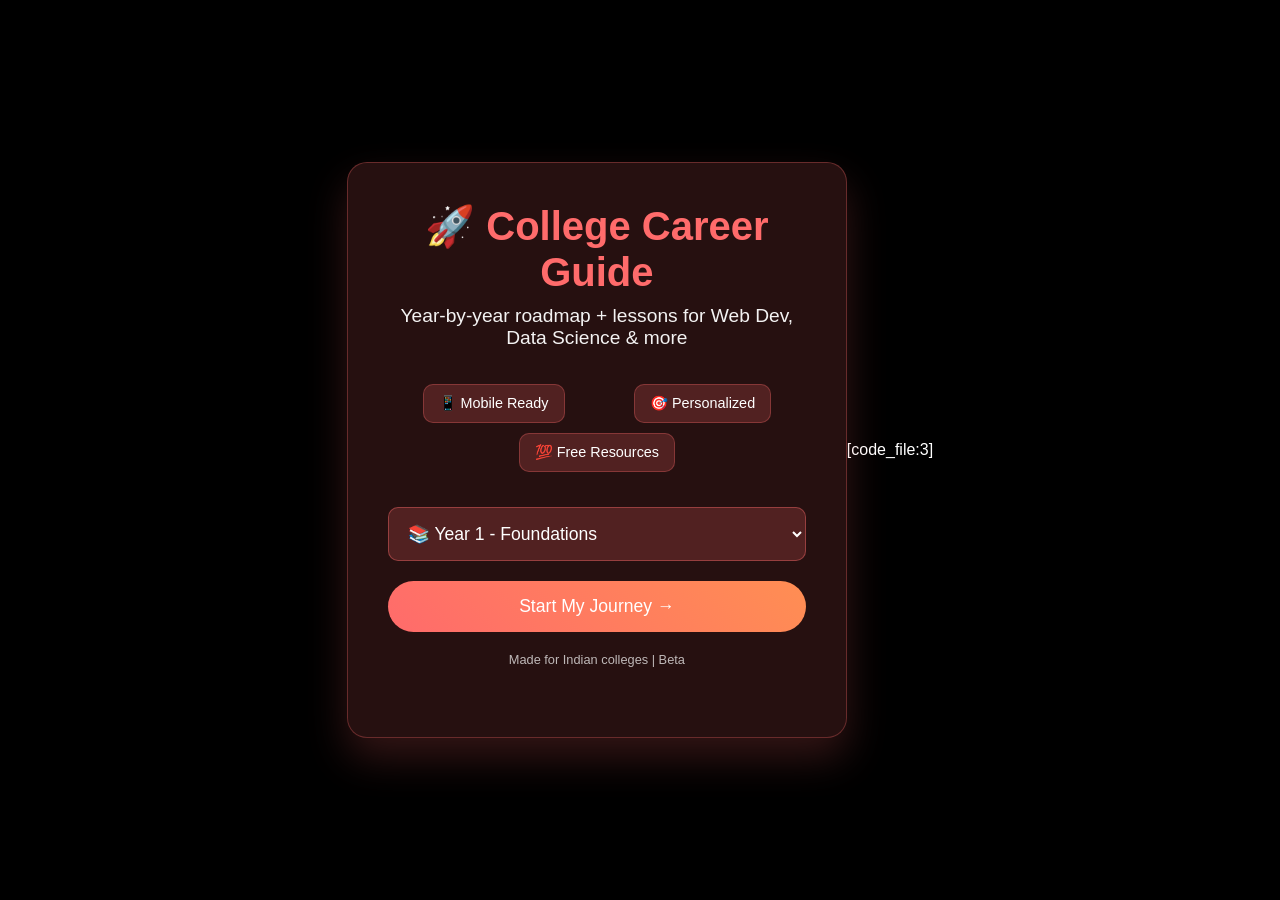
<file: index.html>
<!DOCTYPE html>
<html lang="en">
<head>
    <meta charset="UTF-8">
    <meta name="viewport" content="width=device-width, initial-scale=1.0">
    <title>College Career Guide Pro - MVP</title>
    <style>
        * { margin: 0; padding: 0; box-sizing: border-box; }
        body { 
            font-family: -apple-system, BlinkMacSystemFont, sans-serif; 
            background: #000; 
            min-height: 100vh; 
            display: flex; 
            align-items: center; 
            justify-content: center; 
            padding: 20px; 
            color: #fff; 
        }
        .container { 
            background: rgba(255, 107, 107, 0.15); 
            backdrop-filter: blur(10px); 
            border: 1px solid rgba(255, 107, 107, 0.3); 
            border-radius: 20px; 
            padding: 40px; 
            max-width: 500px; 
            text-align: center; 
            box-shadow: 0 20px 40px rgba(255, 107, 107, 0.2); 
        }
        h1 { font-size: 2.5em; margin-bottom: 10px; color: #ff6b6b; }
        p { font-size: 1.2em; margin-bottom: 30px; opacity: 0.95; }
        select { 
            background: rgba(255, 107, 107, 0.2); 
            border: 1px solid rgba(255, 107, 107, 0.4); 
            color: #fff; 
            padding: 15px; 
            border-radius: 10px; 
            font-size: 1.1em; 
            width: 100%; 
            margin-bottom: 20px; 
        }
        select option { background: #333; color: #fff; }
        .btn { 
            background: linear-gradient(45deg, #ff6b6b, #ff8e53); 
            color: white; 
            padding: 15px 30px; 
            border: none; 
            border-radius: 50px; 
            font-size: 1.1em; 
            cursor: pointer; 
            transition: all 0.3s; 
            width: 100%; 
        }
        .btn:hover { 
            transform: translateY(-3px); 
            box-shadow: 0 15px 30px rgba(255, 107, 107, 0.4); 
        }
        .features { 
            display: flex; 
            justify-content: space-around; 
            margin: 30px 0; 
            flex-wrap: wrap; 
        }
        .feature { 
            background: rgba(255, 107, 107, 0.2); 
            border: 1px solid rgba(255, 107, 107, 0.3); 
            padding: 10px 15px; 
            border-radius: 10px; 
            margin: 5px; 
            font-size: 0.9em; 
        }
    </style>
</head>
<body>
    <div class="container">
        <h1>🚀 College Career Guide</h1>
        <p>Year-by-year roadmap + lessons for Web Dev, Data Science & more</p>
        
        <div class="features">
            <div class="feature">📱 Mobile Ready</div>
            <div class="feature">🎯 Personalized</div>
            <div class="feature">💯 Free Resources</div>
        </div>
        
        <select id="yearSelect">
            <option value="year1">📚 Year 1 - Foundations</option>
            <option value="year2">⚡ Year 2 - Core Skills</option>
            <option value="year3">🎓 Year 3 - Job Ready</option>
        </select>
        
        <button class="btn" onclick="startJourney()">Start My Journey →</button>
        
        <p style="margin-top: 20px; font-size: 0.8em; opacity: 0.7;">Made for Indian colleges | Beta</p>
    </div>
    
    <script>
        function startJourney() {
            const year = document.getElementById('yearSelect').value;
            localStorage.setItem('userYear', year);
            document.querySelector('.container').style.transform = 'scale(0.95)';
            setTimeout(() => {
                window.location.href = 'fields.html';
            }, 300);
        }
        
        const savedYear = localStorage.getItem('userYear');
        if (savedYear) {
            document.getElementById('yearSelect').value = savedYear;
        }
    </script>
</body>
</html>[code_file:3]
</file>
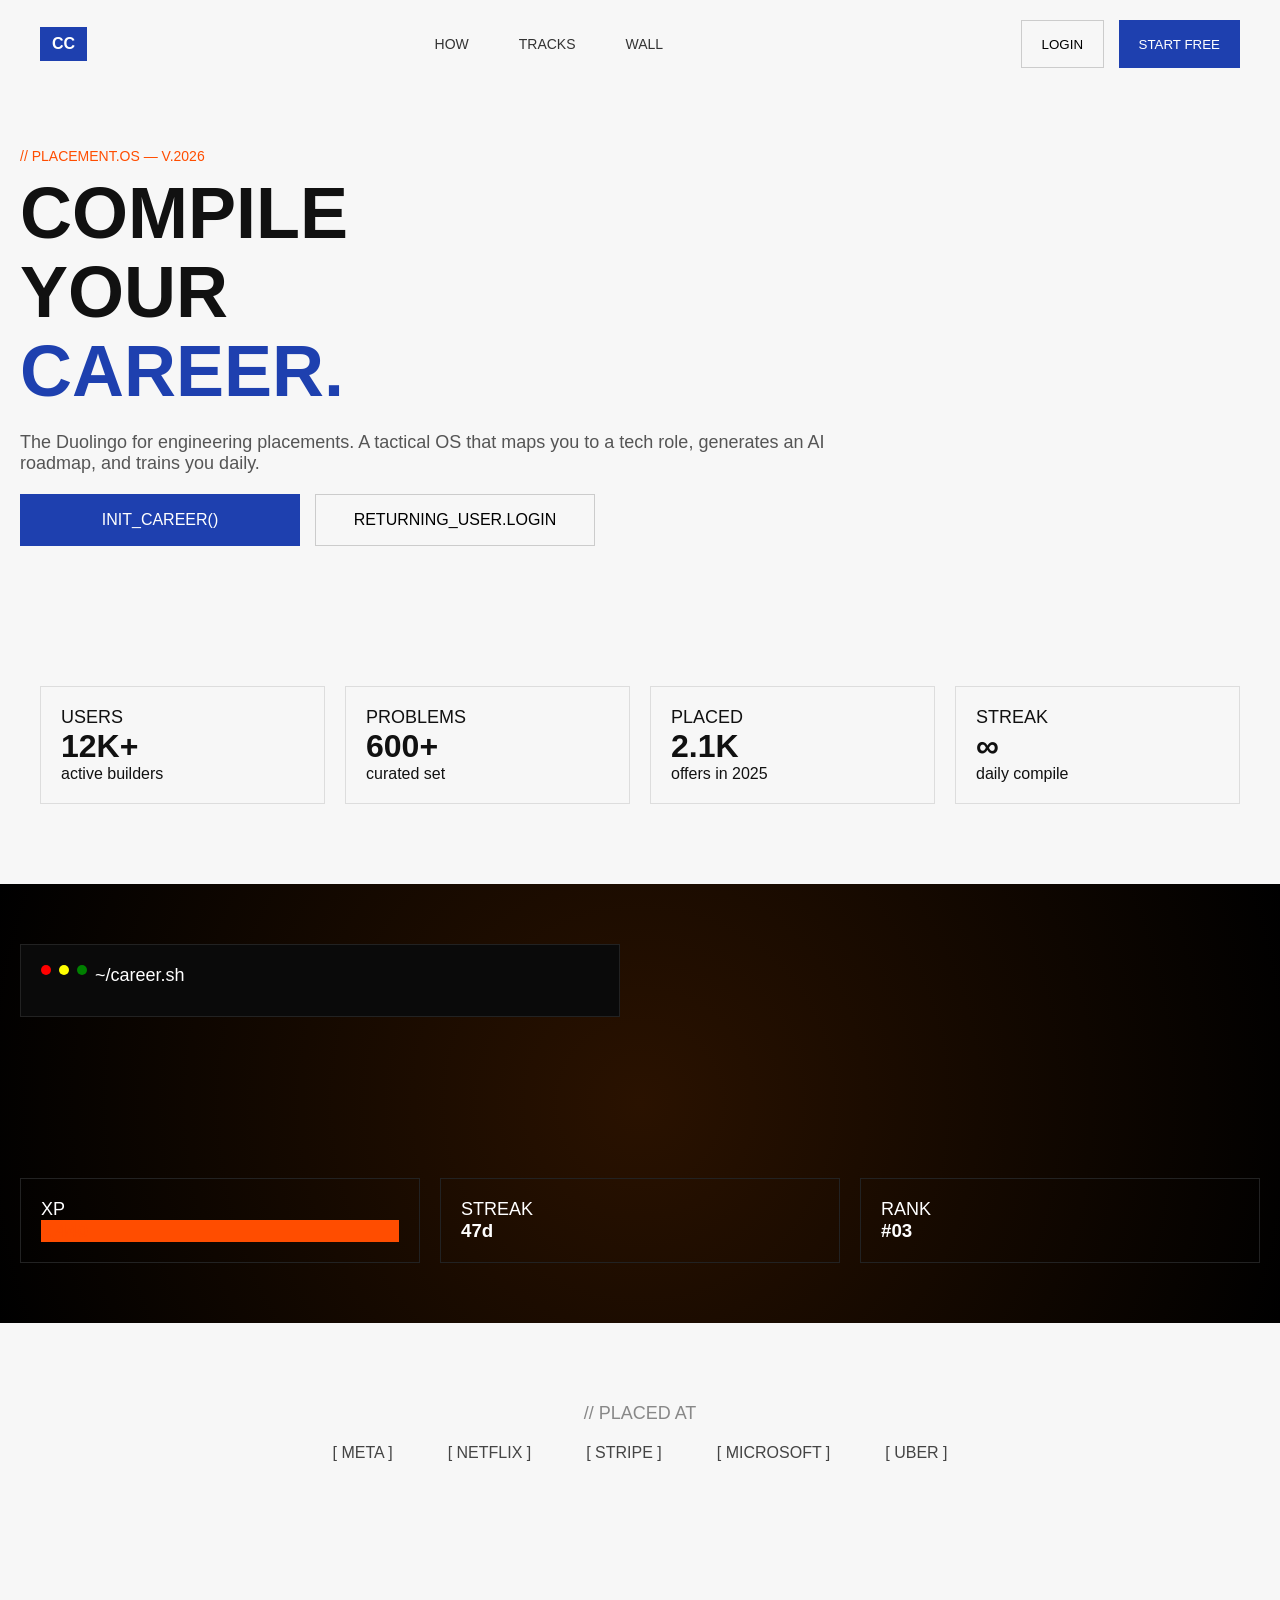
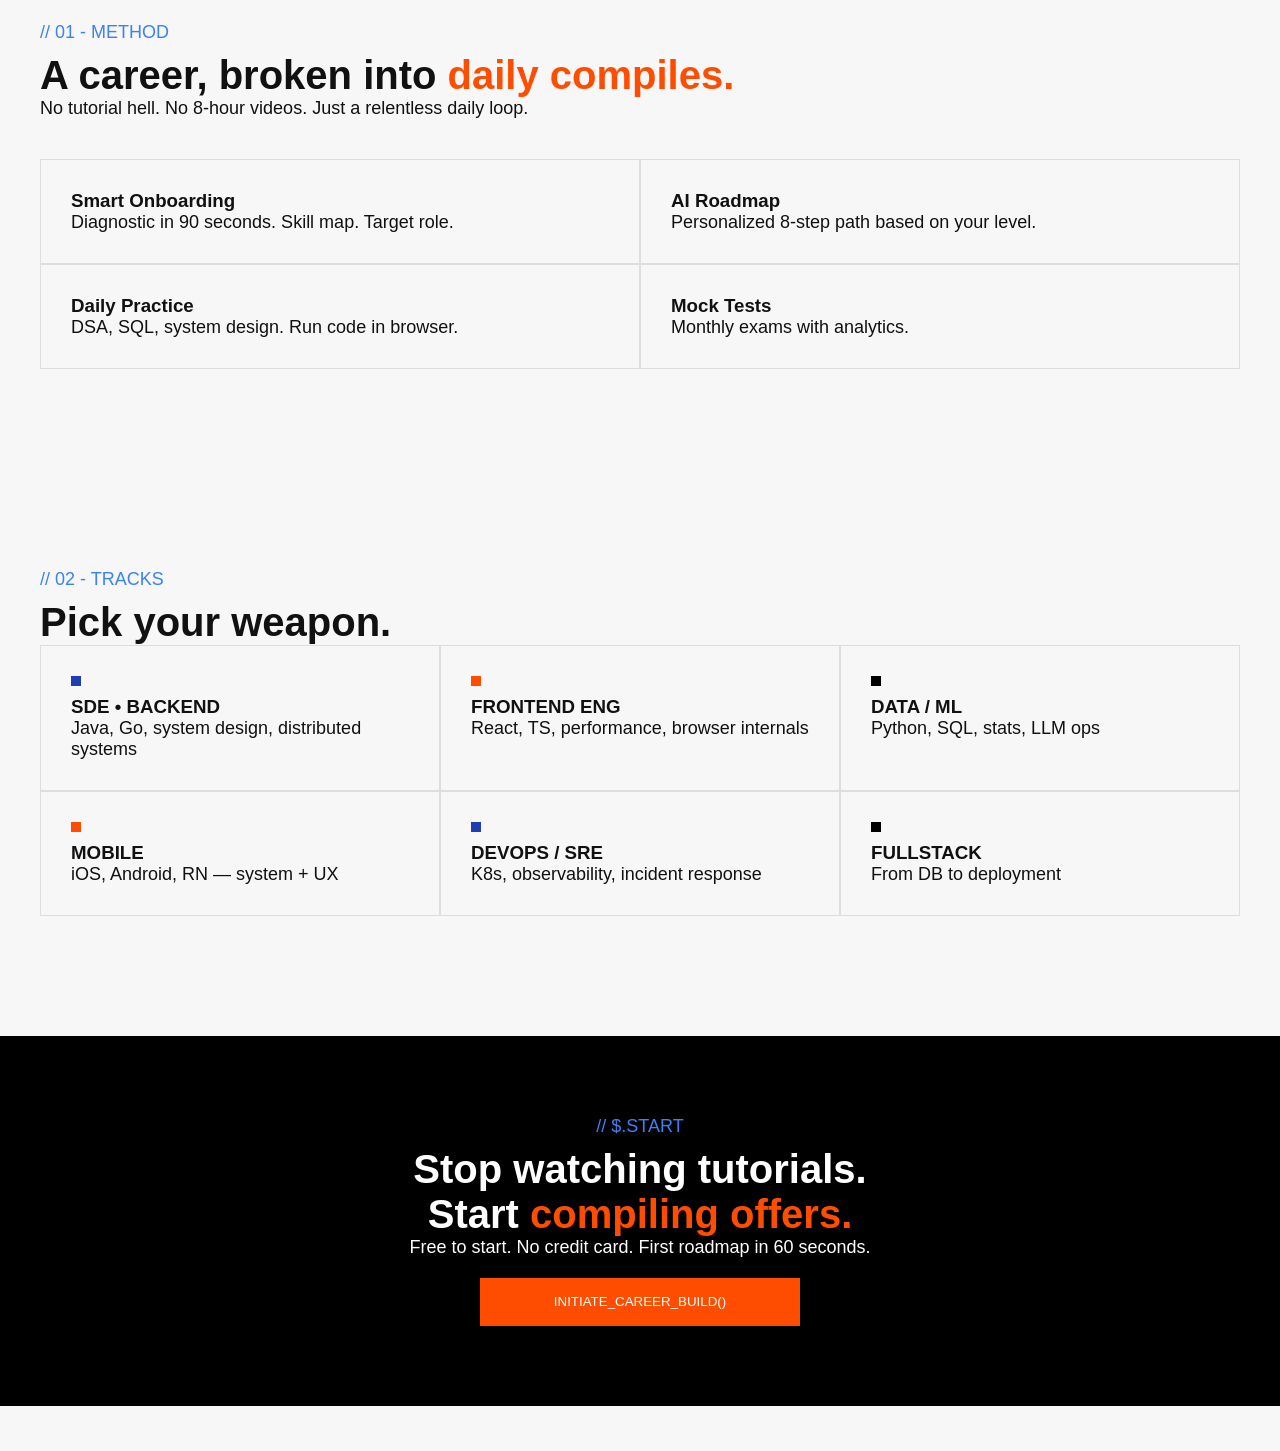
<file: .vscode/index.html>
<!DOCTYPE html>
<html lang="en">
<head>
  <meta charset="UTF-8" />
  <meta name="viewport" content="width=device-width, initial-scale=1.0"/>
  <title>Compile Career</title>
  <link rel="stylesheet" href="styles.css"/>
  <link rel="stylesheet" href="responsive.css"/>
</head>
<body>

<!-- NAVBAR -->
<header class="nav">
  <div class="logo">CC</div>
  <div class="nav-links">
    <a href="#">HOW</a>
    <a href="#">TRACKS</a>
    <a href="#">WALL</a>
  </div>
  <div class="nav-actions">
    <button class="btn-outline">LOGIN</button>
    <button class="btn-primary">START FREE</button>
  </div>
</header>

<!-- HERO -->
<section class="hero">
  <p class="tag">// PLACEMENT.OS — V.2026</p>

  <h1>
    COMPILE <br>
    YOUR <br>
    <span>CAREER.</span>
  </h1>

  <p class="subtext">
    The Duolingo for engineering placements. A tactical OS that maps you
    to a tech role, generates an AI roadmap, and trains you daily.
  </p>

  <div class="hero-buttons">
    <button class="btn-primary big">INIT_CAREER()</button>
    <button class="btn-outline big">RETURNING_USER.LOGIN</button>
  </div>
</section>

<!-- STATS -->
<section class="stats">
  <div class="card">
    <p>USERS</p>
    <h2>12K+</h2>
    <span>active builders</span>
  </div>
  <div class="card">
    <p>PROBLEMS</p>
    <h2>600+</h2>
    <span>curated set</span>
  </div>
  <div class="card">
    <p>PLACED</p>
    <h2>2.1K</h2>
    <span>offers in 2025</span>
  </div>
  <div class="card">
    <p>STREAK</p>
    <h2>∞</h2>
    <span>daily compile</span>
  </div>
</section>

<!-- TERMINAL + BACKGROUND -->
<section class="terminal-section" id="terminal">

  <div class="terminal-box">
  <div class="terminal-header">
    <span></span><span></span><span></span>
    <p>~/career.sh</p>
  </div>

  <div class="terminal-content">
    <p id="line1"></p>
    <p id="line2"></p>
    <p id="line3"></p>
    <p id="line4"></p>
    <p id="line5"></p>
  </div>
</div>

    <div class="terminal-content">
      <p class="green">$ ./compile_career.sh --user=you</p>
      <p>> Analyzing skills...</p>
      <p>> Mapping role: <span class="orange">SDE - Backend</span></p>
      <p>> Building roadmap...</p>
      <p>[OK] 8 modules generated. Streak: 0 → ∞</p>
    </div>
  </div>

  <div class="terminal-cards">
    <div class="t-card">
      <p>XP</p>
      <h3 class="orange">2,440</h3>
    </div>
    <div class="t-card">
      <p>STREAK</p>
      <h3>47d</h3>
    </div>
    <div class="t-card">
      <p>RANK</p>
      <h3>#03</h3>
    </div>
  </div>

</section>

<!-- PLACED AT -->
<section class="placed">
  <p class="placed-title">// PLACED AT</p>

  <div class="companies">
    <span>[ META ]</span>
    <span>[ NETFLIX ]</span>
    <span>[ STRIPE ]</span>
    <span>[ MICROSOFT ]</span>
    <span>[ UBER ]</span>
  </div>
</section>

<!-- METHOD -->
<section class="method">
  <p class="section-tag">// 01 - METHOD</p>

  <h2>
    A career, broken into <span>daily compiles.</span>
  </h2>

  <p class="section-sub">
    No tutorial hell. No 8-hour videos. Just a relentless daily loop.
  </p>

  <div class="method-grid">
    <div class="method-box">
      <h3>Smart Onboarding</h3>
      <p>Diagnostic in 90 seconds. Skill map. Target role.</p>
    </div>

    <div class="method-box">
      <h3>AI Roadmap</h3>
      <p>Personalized 8-step path based on your level.</p>
    </div>

    <div class="method-box">
      <h3>Daily Practice</h3>
      <p>DSA, SQL, system design. Run code in browser.</p>
    </div>

    <div class="method-box">
      <h3>Mock Tests</h3>
      <p>Monthly exams with analytics.</p>
    </div>
  </div>
</section>

<!-- TRACKS -->
<section class="tracks">
  <p class="section-tag">// 02 - TRACKS</p>

  <h2>Pick your weapon.</h2>

  <div class="track-grid">

    <div class="track-card">
      <div class="dot blue"></div>
      <h3>SDE • BACKEND</h3>
      <p>Java, Go, system design, distributed systems</p>
    </div>

    <div class="track-card">
      <div class="dot orange"></div>
      <h3>FRONTEND ENG</h3>
      <p>React, TS, performance, browser internals</p>
    </div>

    <div class="track-card">
      <div class="dot black"></div>
      <h3>DATA / ML</h3>
      <p>Python, SQL, stats, LLM ops</p>
    </div>

    <div class="track-card">
      <div class="dot orange"></div>
      <h3>MOBILE</h3>
      <p>iOS, Android, RN — system + UX</p>
    </div>

    <div class="track-card">
      <div class="dot blue"></div>
      <h3>DEVOPS / SRE</h3>
      <p>K8s, observability, incident response</p>
    </div>

    <div class="track-card">
      <div class="dot black"></div>
      <h3>FULLSTACK</h3>
      <p>From DB to deployment</p>
    </div>

  </div>
</section>

<!-- FINAL CTA -->
<section class="final-cta">
  <p class="section-tag">// $.START</p>

  <h2>
    Stop watching tutorials.<br>
    Start <span>compiling offers.</span>
  </h2>

  <p class="section-sub">
    Free to start. No credit card. First roadmap in 60 seconds.
  </p>

  <button class="cta-btn">INITIATE_CAREER_BUILD()</button>
</section>





<div id="modal" class="modal">
  <div class="modal-box">
    <p id="modal-text">Initializing...</p>
    <div class="loader"></div>
    <button id="okBtn" onclick="closeModal()">Continue</button>
  </div>
</div>
</div>
<script src="script.js"></script>
</body>
</html>
</file>
<file: .vscode/styles.css>
:root {
  --black: #000;
  --white: #fff;
  --gray: #888;
  --light-gray: #e5e5e5;

  --blue: #1e40af;
  --orange: #ff4d00;
}

* {
  margin: 0;
  padding: 0;
  box-sizing: border-box;
  font-family: "Inter", sans-serif;
}

body {
  background: #f7f7f7;
  color: #111;
}

/* NAV */
.nav {
  display: flex;
  justify-content: space-between;
  padding: 20px 40px;
  align-items: center;
}

.logo {
  background: var(--blue);
  color: white;
  padding: 8px 12px;
  font-weight: bold;
}

.nav-links a {
  margin: 0 15px;
  color: #333;
  text-decoration: none;
  font-size: 14px;
}

.nav-actions button {
  margin-left: 10px;
}

/* HERO */
.hero {
  padding: 80px 40px;
  max-width: 900px;
}

.hero h1 {
  font-size: 72px;
  line-height: 1.1;
}

.hero span {
  color: var(--blue);
}

.subtext {
  margin: 20px 0;
  color: #555;
  font-size: 18px;
}

.tag {
  color: var(--orange);
  font-size: 14px;
  margin-bottom: 10px;
}

.hero-buttons {
  margin-top: 20px;
}

/* BUTTONS */
.btn-primary {
  background: var(--blue);
  color: white;
  border: none;
  padding: 12px 20px;
  cursor: pointer;
}

.btn-outline {
  border: 1px solid #ccc;
  background: transparent;
  padding: 12px 20px;
}

.big {
  padding: 16px 28px;
  font-size: 16px;
}

/* STATS */
.stats {
  display: grid;
  grid-template-columns: repeat(4, 1fr);
  padding: 40px;
  gap: 20px;
}

.card {
  border: 1px solid #ddd;
  padding: 20px;
}

.card h2 {
  font-size: 32px;
}

/* TERMINAL */
.terminal {
  background: black;
  color: #0f0;
  padding: 60px 40px;
}

.terminal-box {
  background: #111;
  padding: 20px;
  font-family: monospace;
}

.accent {
  color: orange;
}

.terminal-stats {
  display: flex;
  gap: 30px;
  margin-top: 20px;
}

.terminal-stats span {
  display: block;
  color: white;
}

/* METHOD */
.method {
  padding: 60px 40px;
}

.method span {
  color: var(--orange);
}

.grid {
  display: grid;
  grid-template-columns: repeat(2, 1fr);
  gap: 20px;
  margin-top: 30px;
}

.box {
  border: 1px solid #ddd;
  padding: 20px;
}

/* CTA */
.cta {
  background: black;
  color: white;
  text-align: center;
  padding: 80px 20px;
}

.cta span {
  color: var(--orange);
}

/* RESPONSIVE */
@media (max-width: 768px) {
  .hero h1 {
    font-size: 48px;
  }

  .stats {
    grid-template-columns: 1fr 1fr;
  }

  .grid {
    grid-template-columns: 1fr;
  }
}

/* TERMINAL SECTION */
.terminal-section {
  background: radial-gradient(circle, #2a1200, #000);
  padding: 80px 40px;
  color: white;
}

.terminal-box {
  background: #0a0a0a;
  border: 1px solid #222;
  padding: 20px;
  max-width: 600px;
}

.terminal-header {
  display: flex;
  gap: 8px;
  margin-bottom: 10px;
}

.terminal-header span {
  width: 10px;
  height: 10px;
  border-radius: 50%;
  background: red;
}

.terminal-header span:nth-child(2) { background: yellow; }
.terminal-header span:nth-child(3) { background: green; }

.green { color: #00ff88; }
.orange { color: #ff4d00; }

.terminal-cards {
  display: flex;
  gap: 20px;
  margin-top: 30px;
}

.t-card {
  border: 1px solid #222;
  padding: 20px;
  min-width: 120px;
}

/* PLACED */
.placed {
  padding: 40px;
  text-align: center;
}

.placed-title {
  color: #888;
  margin-bottom: 20px;
}

.companies span {
  margin: 0 20px;
  color: #444;
}

/* METHOD */
.method {
  padding: 80px 40px;
}

.section-tag {
  color: #3b82f6;
  margin-bottom: 10px;
}

.method h2 span {
  color: #ff4d00;
}

.method-grid {
  display: grid;
  grid-template-columns: repeat(2, 1fr);
  margin-top: 40px;
}

.method-box {
  border: 1px solid #ddd;
  padding: 30px;
}

/* TRACKS */
.tracks {
  padding: 80px 40px;
}

.track-grid {
  display: grid;
  grid-template-columns: repeat(3, 1fr);
}

.track-card {
  border: 1px solid #ddd;
  padding: 30px;
}

.dot {
  width: 10px;
  height: 10px;
  margin-bottom: 10px;
}

.blue { background: #1e40af; }
.orange { background: #ff4d00; }
.black { background: #000; }

/* CTA */
.final-cta {
  background: black;
  color: white;
  text-align: center;
  padding: 100px 20px;
}

.final-cta span {
  color: #ff4d00;
}

.cta-btn {
  background: #ff4d00;
  color: white;
  border: none;
  padding: 16px 30px;
  margin-top: 20px;
  cursor: pointer;
}

/* Cursor */
.cursor::after {
  content: "|";
  animation: blink 1s infinite;
  margin-left: 5px;
}

@keyframes blink {
  0%, 50%, 100% { opacity: 1; }
  25%, 75% { opacity: 0; }
}

/* Colors */
.green { color: #00ff88; }
.orange { color: #ff4d00; }

/* Smooth text appearance */
.terminal-content p {
  font-family: monospace;
  margin: 6px 0;
  opacity: 0;
}
.terminal-section {
  opacity: 0;
  transform: translateY(40px);
  transition: all 0.8s ease;
}

.terminal-section.visible {
  opacity: 1;
  transform: translateY(0);
}
.modal {
  position: fixed;
  top: 0;
  left: 0;
  width: 100%;
  height: 100%;
  background: rgba(0,0,0,0.6);
  display: flex;
  justify-content: center;
  align-items: center;

  opacity: 0;
  pointer-events: none;
  transition: 0.3s ease;
}

.modal.active {
  opacity: 1;
  pointer-events: all;
}

.modal-box {
  background: #0a0a0a;
  color: white;
  padding: 30px 40px;
  border-radius: 12px;
  text-align: center;
  border: 1px solid #222;

  transform: scale(0.9);
  transition: 0.3s ease;
}

.modal.active .modal-box {
  transform: scale(1);
}

.modal-box button {
  margin-top: 20px;
  padding: 10px 20px;
  background: #ff4d00;
  border: none;
  color: white;
  cursor: pointer;
  border-radius: 6px;
}
.loader {
  width: 40px;
  height: 40px;
  border: 4px solid #222;
  border-top: 4px solid #ff4d00;
  border-radius: 50%;
  margin: 20px auto;
  animation: spin 1s linear infinite;
}

@keyframes spin {
  100% { transform: rotate(360deg); }
}

#okBtn {
  display: none;
}
</file>
<file: .vscode/responsive.css>
/* ===============================
   GLOBAL RESPONSIVE SYSTEM
================================*/
.container {
  max-width: 1200px;
  margin: auto;
  padding: 0 20px;
}

/* Typography scaling */
h1 {
  font-size: clamp(32px, 6vw, 72px);
}

h2 {
  font-size: clamp(24px, 4vw, 40px);
}

p {
  font-size: clamp(14px, 2vw, 18px);
}

/* ===============================
   NAVBAR
================================*/
.nav {
  flex-wrap: wrap;
}

.nav-links {
  display: flex;
  gap: 20px;
}

@media (max-width: 768px) {
  .nav-links {
    display: none;
  }
}

/* ===============================
   HERO
================================*/
.hero {
  padding: 60px 20px;
}

.hero-buttons {
  display: flex;
  gap: 15px;
  flex-wrap: wrap;
}

.hero-buttons button {
  width: 100%;
  max-width: 280px;
}

/* ===============================
   STATS
================================*/
.stats {
  display: grid;
  grid-template-columns: repeat(4, 1fr);
  gap: 20px;
}

@media (max-width: 1024px) {
  .stats {
    grid-template-columns: repeat(2, 1fr);
  }
}

@media (max-width: 500px) {
  .stats {
    grid-template-columns: 1fr;
  }
}

/* ===============================
   TERMINAL
================================*/
.terminal-section {
  padding: 60px 20px;
}

.terminal-box {
  width: 100%;
}

.terminal-cards {
  display: flex;
  gap: 20px;
  flex-wrap: wrap;
}

.t-card {
  flex: 1;
  min-width: 120px;
}

/* ===============================
   PLACED LOGOS
================================*/
.companies {
  display: flex;
  flex-wrap: wrap;
  justify-content: center;
  gap: 15px;
}

/* ===============================
   METHOD GRID
================================*/
.method-grid {
  display: grid;
  grid-template-columns: repeat(2, 1fr);
}

@media (max-width: 768px) {
  .method-grid {
    grid-template-columns: 1fr;
  }
}

/* ===============================
   TRACKS GRID
================================*/
.track-grid {
  display: grid;
  grid-template-columns: repeat(3, 1fr);
}

@media (max-width: 1024px) {
  .track-grid {
    grid-template-columns: repeat(2, 1fr);
  }
}

@media (max-width: 600px) {
  .track-grid {
    grid-template-columns: 1fr;
  }
}

/* ===============================
   CTA
================================*/
.final-cta {
  padding: 80px 20px;
}

.cta-btn {
  width: 100%;
  max-width: 320px;
}

/* ===============================
   EXTRA POLISH (IMPORTANT)
================================*/

/* Better spacing on mobile */
section {
  margin-bottom: 40px;
}

/* Prevent overflow bugs */
body {
  overflow-x: hidden;
}

/* Improve touch targets */
button {
  min-height: 48px;
}
</file>
